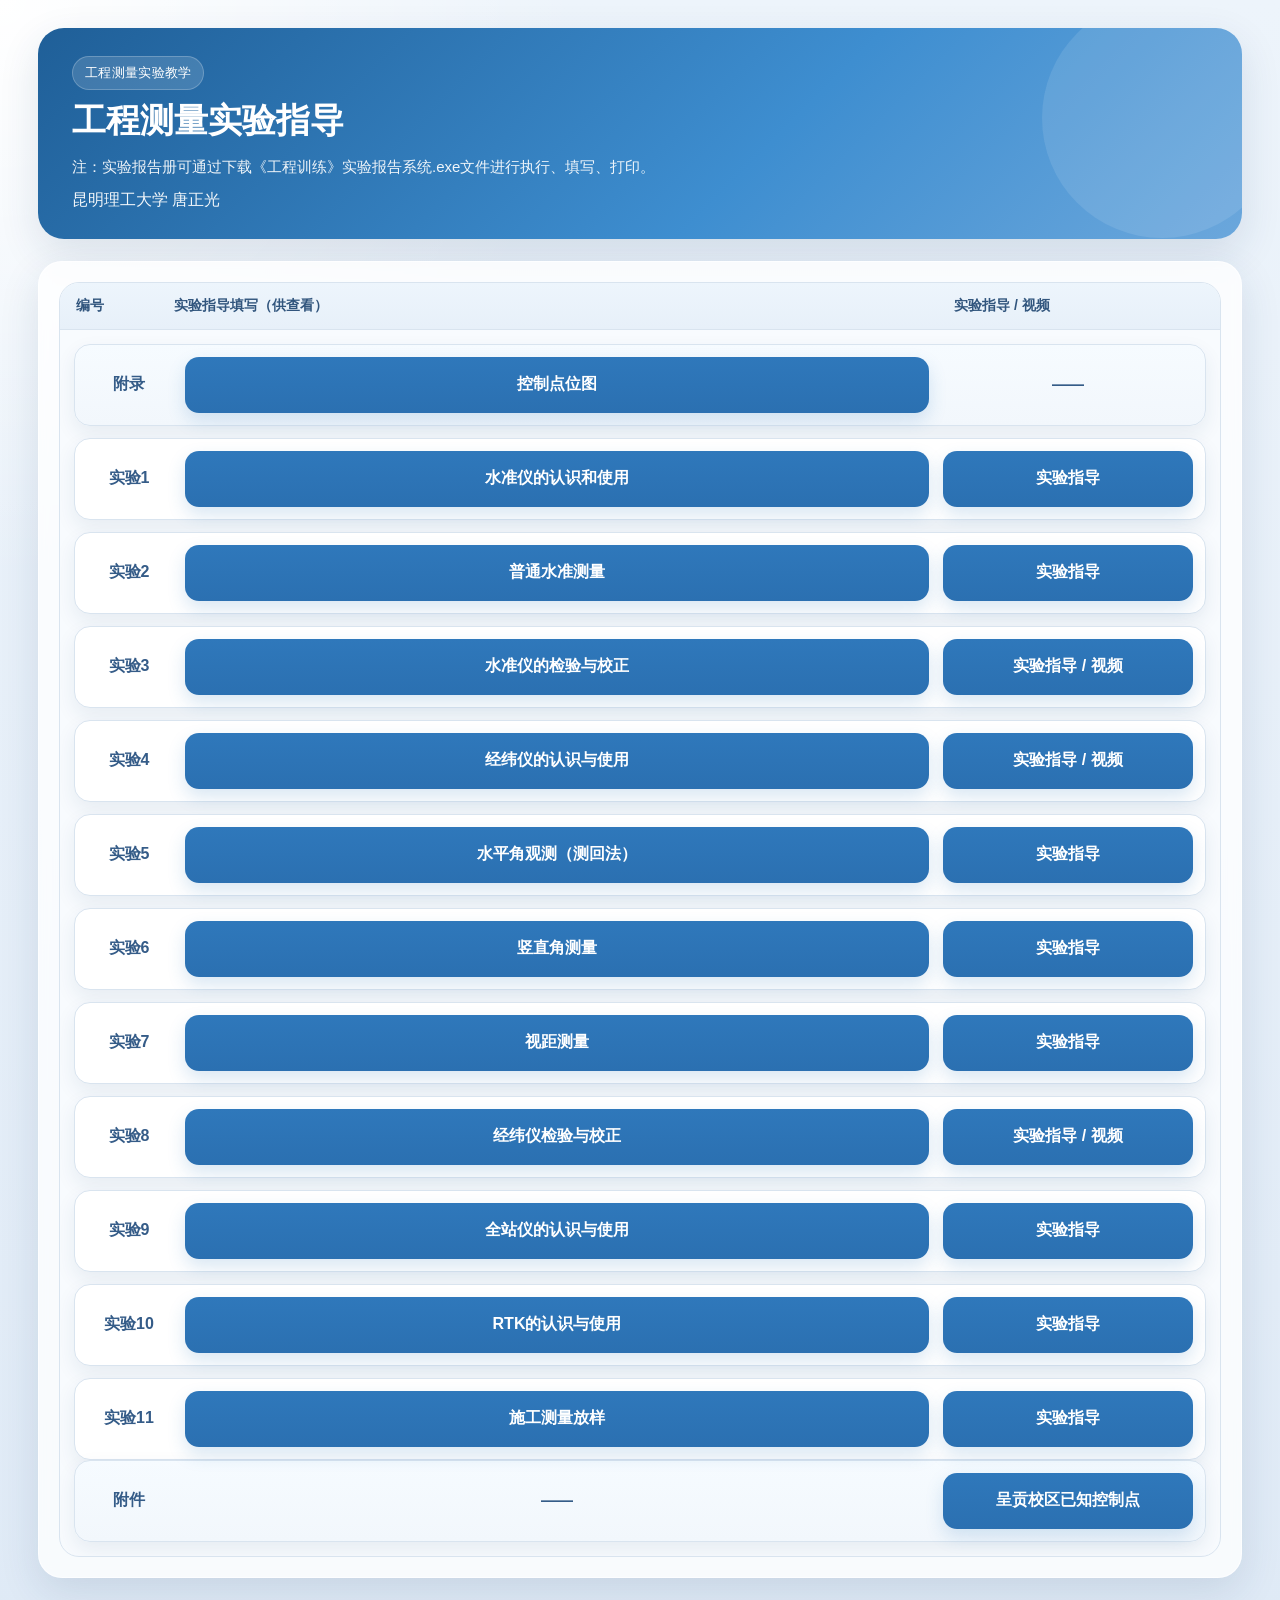
<file: index.html>
<!DOCTYPE html>
<html lang="zh-CN">
<head>
  <meta charset="UTF-8" />
  <meta name="viewport" content="width=device-width, initial-scale=1.0" />
  <title>工程测量实验指导</title>
  <link rel="stylesheet" href="styles.css" />
</head>
<body>
  <div class="page-shell">
    <header class="hero">
      <div class="hero__badge">工程测量实验教学</div>
      <h1>工程测量实验指导</h1>
      <p class="hero-note">注：实验报告册可通过下载《工程训练》实验报告系统.exe文件进行执行、填写、打印。</p>
      <p class="hero-author">昆明理工大学 唐正光</p>
    </header>

    <main class="content-card">
      <section class="table-wrap">
        <div class="table-head row-grid">
          <div class="col-label">编号</div>
          <div class="col-main">实验指导填写（供查看）</div>
          <div class="col-side">实验指导 / 视频</div>
        </div>

        <div class="table-body">
          <div class="resource-row row-grid resource-row--appendix">
            <div class="cell label">附录</div>
            <button class="btn btn--main" id="topMapBtn">控制点位图</button>
            <div class="cell placeholder">——</div>
          </div>

          <div id="expRows"></div>

          <div class="resource-row row-grid resource-row--appendix">
            <div class="cell label">附件</div>
            <div class="cell placeholder">——</div>
            <button class="btn btn--side" id="bottomKnownBtn">呈贡校区已知控制点</button>
          </div>
        </div>
      </section>
    </main>
  </div>

  <div class="modal-overlay hidden" id="modalOverlay">
    <div class="modal-card" id="modal"></div>
  </div>

  <script src="data.js"></script>
  <script src="script.js"></script>
</body>
</html>
</file>
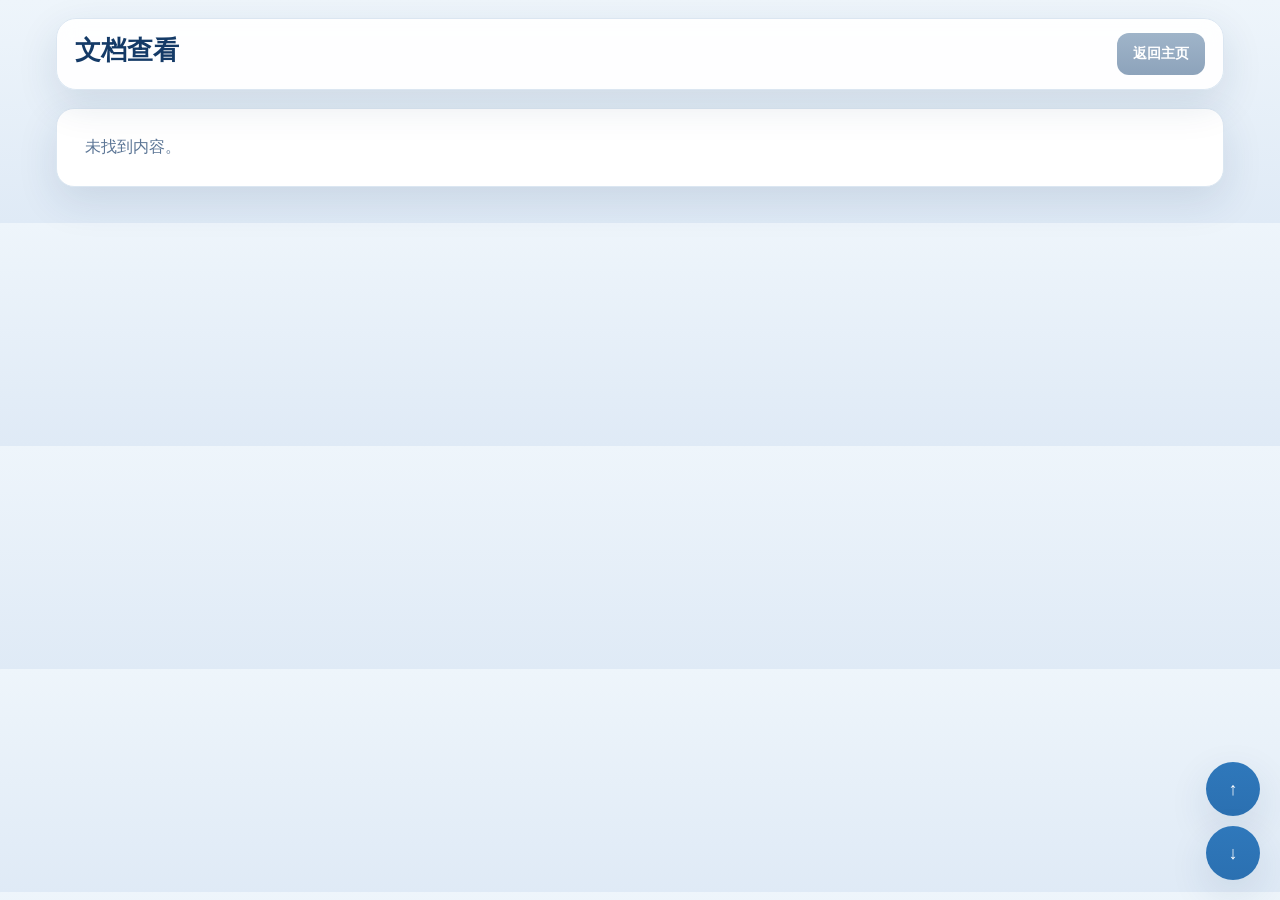
<file: viewer_image.html>
<!DOCTYPE html>
<html lang="zh-CN">
<head>
  <meta charset="UTF-8" />
  <meta name="viewport" content="width=device-width, initial-scale=1.0" />
  <title>文档查看</title>
  <style>
    :root{
      --bg:#eef5fb; --card:#ffffff; --text:#143a67; --muted:#5c7696; --line:#dbe6f1;
      --primary:#2f78bb; --secondary:#8ea4bc; --shadow:0 14px 40px rgba(25,59,102,.12);
    }
    *{box-sizing:border-box}
    html,body{margin:0;padding:0}
    body{
      font-family:"Microsoft YaHei","PingFang SC",Arial,sans-serif;
      background:linear-gradient(180deg,#eef5fb,#dfeaf6);
      color:var(--text)
    }
    .shell{
      max-width:1200px;
      margin:0 auto;
      padding:18px 16px 36px
    }
    .topbar{
      position:sticky;
      top:10px;
      z-index:20;
      display:flex;
      justify-content:space-between;
      align-items:center;
      gap:12px;
      background:rgba(255,255,255,.92);
      border:1px solid var(--line);
      border-radius:20px;
      padding:14px 18px;
      box-shadow:var(--shadow);
      margin-bottom:18px;
      backdrop-filter:blur(10px);
    }
    .title h1{
      margin:0;
      font-size:26px;
      line-height:1.3;
    }
    .title .meta{
      margin-top:6px;
      color:var(--muted);
      font-size:13px;
      display:flex;
      gap:12px;
      flex-wrap:wrap;
    }
    .actions{
      display:flex;
      gap:10px;
      flex-wrap:wrap
    }
    .btn{
      appearance:none;
      border:none;
      border-radius:12px;
      min-height:42px;
      padding:10px 16px;
      background:linear-gradient(180deg,var(--primary),#2b70b1);
      color:#fff;
      font-size:14px;
      font-weight:700;
      cursor:pointer
    }
    .btn.secondary{
      background:linear-gradient(180deg,#9fb4c9,#8da3bb)
    }
    .page-card{
      background:var(--card);
      border:1px solid var(--line);
      border-radius:20px;
      box-shadow:var(--shadow);
      padding:18px;
      margin-bottom:18px
    }
    .page-label{
      font-size:14px;
      font-weight:700;
      color:#5e7b9d;
      margin-bottom:12px
    }
    .page-img{
      display:block;
      width:100%;
      height:auto;
      border-radius:14px;
      border:1px solid var(--line);
      background:#fff
    }
    .page-nav{
      position:fixed;
      right:20px;
      bottom:20px;
      display:flex;
      flex-direction:column;
      gap:10px;
      z-index:30;
    }
    .page-nav button{
      width:54px;
      height:54px;
      border:none;
      border-radius:50%;
      background:linear-gradient(180deg,var(--primary),#2b70b1);
      color:#fff;
      font-size:18px;
      font-weight:700;
      box-shadow:var(--shadow);
      cursor:pointer;
    }
    .empty{
      background:var(--card);
      border:1px solid var(--line);
      border-radius:18px;
      box-shadow:var(--shadow);
      padding:28px;
      color:var(--muted)
    }
    @media (max-width:700px){
      .topbar{flex-direction:column;align-items:flex-start;top:8px}
      .title h1{font-size:22px}
      .page-nav{right:12px;bottom:12px}
      .page-nav button{width:48px;height:48px}
    }
  </style>
</head>
<body>
  <div class="shell">
    <div class="topbar">
      <div class="title">
        <h1 id="docTitle">文档查看</h1>
        <div class="meta">
          <span id="pageCountText"></span>
        </div>
      </div>
      <div class="actions">
        <button class="btn secondary" onclick="window.location.href='index.html'">返回主页</button>
      </div>
    </div>

    <div id="pagesWrap"></div>
  </div>

  <div class="page-nav">
    <button id="toTopBtn" title="返回顶部">↑</button>
    <button id="toBottomBtn" title="到底部">↓</button>
  </div>

  <script src="data.js"></script>
  <script>
    const params = new URLSearchParams(window.location.search);
    const file = params.get("file");
    const pagesWrap = document.getElementById("pagesWrap");

    function decodeFileName(path) {
      if (!path) return "文档查看";
      const parts = path.split("/");
      return decodeURIComponent(parts[parts.length - 1]).replace(/\.pdf$/i, "");
    }

    document.getElementById("docTitle").textContent = decodeFileName(file);

    if (!file || !imagePdfMap[file]) {
      pagesWrap.innerHTML = '<div class="empty">未找到内容。</div>';
      document.getElementById("pageCountText").textContent = "";
    } else {
      const doc = imagePdfMap[file];
      document.getElementById("pageCountText").textContent = `共 ${doc.pages.length} 页`;
      pagesWrap.innerHTML = doc.pages.map((src, idx) => `
        <div class="page-card" id="page-${idx + 1}">
          <div class="page-label">第 ${idx + 1} 页</div>
          <img class="page-img" src="${encodeURI(src)}" alt="${doc.title} 第 ${idx + 1} 页" />
        </div>
      `).join("");
    }

    document.getElementById("toTopBtn").onclick = () => {
      window.scrollTo({ top: 0, behavior: "smooth" });
    };
    document.getElementById("toBottomBtn").onclick = () => {
      window.scrollTo({ top: document.body.scrollHeight, behavior: "smooth" });
    };
  </script>
</body>
</html>
</file>
<file: styles.css>
:root{
  --bg1:#edf4fb;
  --bg2:#dfeaf6;
  --line:#d9e4ef;
  --text:#143a67;
  --muted:#5a7698;
  --primary:#2f78bb;
  --primary-hover:#2869a5;
  --secondary:#8da3bb;
  --white:#ffffff;
  --shadow:0 14px 40px rgba(25,59,102,.12);
  --shadow-soft:0 8px 20px rgba(25,59,102,.08);
}
*{box-sizing:border-box}
html,body{margin:0;padding:0}
body{
  font-family:"Microsoft YaHei","PingFang SC",Arial,sans-serif;
  color:var(--text);
  background:
    radial-gradient(circle at top left, #ffffff 0%, rgba(255,255,255,0) 28%),
    linear-gradient(180deg,var(--bg1),var(--bg2));
  min-height:100vh;
}
.page-shell{
  max-width:1240px;
  margin:0 auto;
  padding:28px 18px 40px;
}
.hero{
  background:linear-gradient(135deg,#1f5f98,#3e8ed0 60%, #6ba7dc);
  color:#fff;
  border-radius:26px;
  padding:28px 34px;
  box-shadow:var(--shadow);
  margin-bottom:22px;
  position:relative;
  overflow:hidden;
}
.hero::after{
  content:"";
  position:absolute;
  right:-40px;
  top:-30px;
  width:240px;
  height:240px;
  border-radius:50%;
  background:rgba(255,255,255,.10);
}
.hero__badge{
  display:inline-block;
  padding:7px 12px;
  border-radius:999px;
  background:rgba(255,255,255,.14);
  border:1px solid rgba(255,255,255,.22);
  font-size:13px;
  letter-spacing:.3px;
  margin-bottom:10px;
}
.hero h1{
  margin:0;
  font-size:34px;
  line-height:1.2;
  position:relative;
  z-index:1;
}
.hero-note{
  margin:12px 0 0;
  max-width:860px;
  font-size:15px;
  line-height:1.8;
  color:rgba(255,255,255,.92);
  position:relative;
  z-index:1;
}
.hero-author{
  margin:10px 0 0;
  font-size:16px;
  color:rgba(255,255,255,.95);
  position:relative;
  z-index:1;
}
.content-card{
  background:rgba(255,255,255,.78);
  backdrop-filter: blur(6px);
  border:1px solid rgba(255,255,255,.65);
  border-radius:24px;
  box-shadow:var(--shadow);
  padding:20px;
}
.table-wrap{
  border:1px solid var(--line);
  border-radius:20px;
  overflow:hidden;
  background:#f8fbfe;
}
.row-grid{
  display:grid;
  grid-template-columns:84px minmax(0,1fr) 250px;
  gap:14px;
  align-items:center;
}
.table-head{
  padding:14px 16px;
  background:linear-gradient(180deg,#edf5fc,#e7f0f9);
  border-bottom:1px solid var(--line);
  font-weight:700;
  color:#31557d;
}
.col-label,.col-main,.col-side{font-size:14px}
.table-body{padding:14px}
.resource-row{
  background:#fff;
  border:1px solid var(--line);
  border-radius:16px;
  padding:12px;
  margin-bottom:12px;
  box-shadow:var(--shadow-soft);
}
.resource-row:last-child{margin-bottom:0}
.resource-row--appendix{
  background:linear-gradient(180deg,#f6fbff,#f2f7fc);
}
.cell.label,.cell.placeholder{
  text-align:center;
  font-weight:700;
  color:#355c88;
}
.btn{
  appearance:none;
  border:none;
  min-height:56px;
  border-radius:14px;
  font-size:16px;
  font-weight:700;
  cursor:pointer;
  transition:transform .08s ease, box-shadow .15s ease, background .15s ease;
  box-shadow:0 8px 18px rgba(47,120,187,.18);
}
.btn:hover{transform:translateY(-1px)}
.btn:active{transform:translateY(0)}
.btn--main,.btn--side{
  color:#fff;
  background:linear-gradient(180deg,var(--primary),#2b70b1);
}
.btn--main:hover,.btn--side:hover{
  background:linear-gradient(180deg,var(--primary-hover),#245f95);
}
.modal-overlay{
  position:fixed;
  inset:0;
  background:rgba(13,30,53,.38);
  display:flex;
  justify-content:center;
  align-items:center;
  padding:18px;
  z-index:999;
}
.hidden{display:none}
.modal-card{
  width:min(760px,96vw);
  background:linear-gradient(180deg,#f9fcff,#edf4fb);
  border:1px solid #d6e3f0;
  border-radius:24px;
  box-shadow:0 20px 60px rgba(17,39,68,.22);
  padding:28px;
  text-align:center;
}
.modal-card h2{
  margin:0 0 14px;
  font-size:28px;
  color:#18457c;
}
.modal-card p{
  margin:8px 0;
  color:#3c628d;
  font-size:18px;
  line-height:1.8;
}
.btn-row{
  display:flex;
  justify-content:center;
  gap:14px;
  flex-wrap:wrap;
  margin-top:24px;
}
.action-btn,.choice-btn{
  appearance:none;
  border:none;
  border-radius:14px;
  background:linear-gradient(180deg,var(--primary),#2b70b1);
  color:#fff;
  min-height:50px;
  min-width:136px;
  padding:12px 18px;
  font-size:16px;
  font-weight:700;
  cursor:pointer;
  transition:transform .08s ease, background .15s ease;
}
.action-btn:hover,.choice-btn:hover{transform:translateY(-1px)}
.secondary{background:linear-gradient(180deg,#9fb4c9,#8da3bb)}
.choice-list{
  display:grid;
  gap:14px;
  margin:20px 0 24px;
}
.choice-btn{
  width:100%;
  min-height:64px;
  font-size:18px;
}
.video-area{margin-top:18px}
.video-area video{
  width:100%;
  border-radius:16px;
  background:#000;
  max-height:72vh;
  box-shadow:var(--shadow-soft);
}
.tip{
  font-size:14px !important;
  color:var(--muted) !important;
}
@media (max-width:860px){
  .row-grid{grid-template-columns:72px minmax(0,1fr) 200px;gap:10px}
  .hero h1{font-size:30px}
  .content-card{padding:16px}
}
@media (max-width:620px){
  .page-shell{padding:18px 10px 26px}
  .hero{padding:22px 18px;border-radius:20px}
  .hero h1{font-size:26px}
  .hero-note{font-size:13px}
  .hero-author{font-size:14px}
  .row-grid,.table-head{grid-template-columns:68px 1fr}
  .col-side{display:none}
  .resource-row .btn--side,
  .resource-row .placeholder{grid-column:2}
  .table-head .col-main::after{
    content:" / 实验指导";
    color:var(--muted);
    font-weight:600;
  }
  .modal-card{padding:20px 16px;border-radius:20px}
  .modal-card h2{font-size:24px}
  .modal-card p{font-size:16px}
}
</file>
